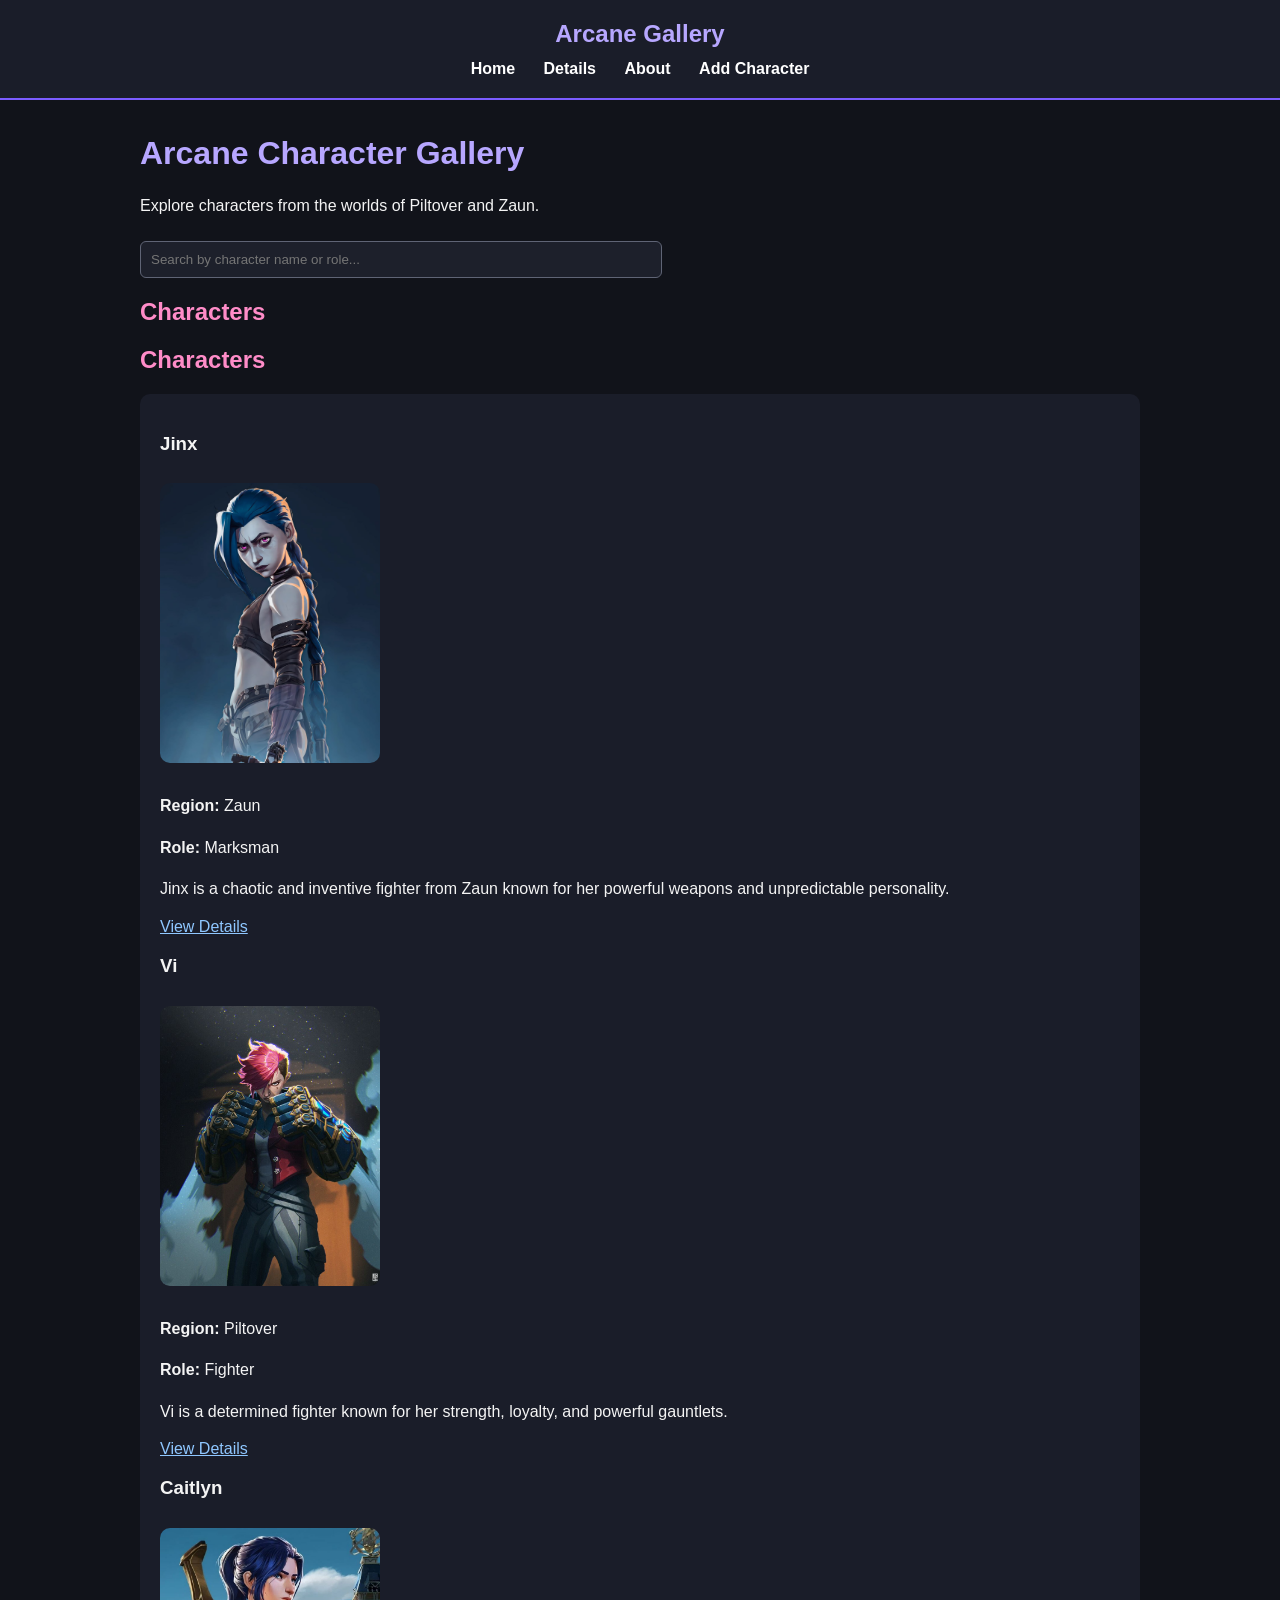
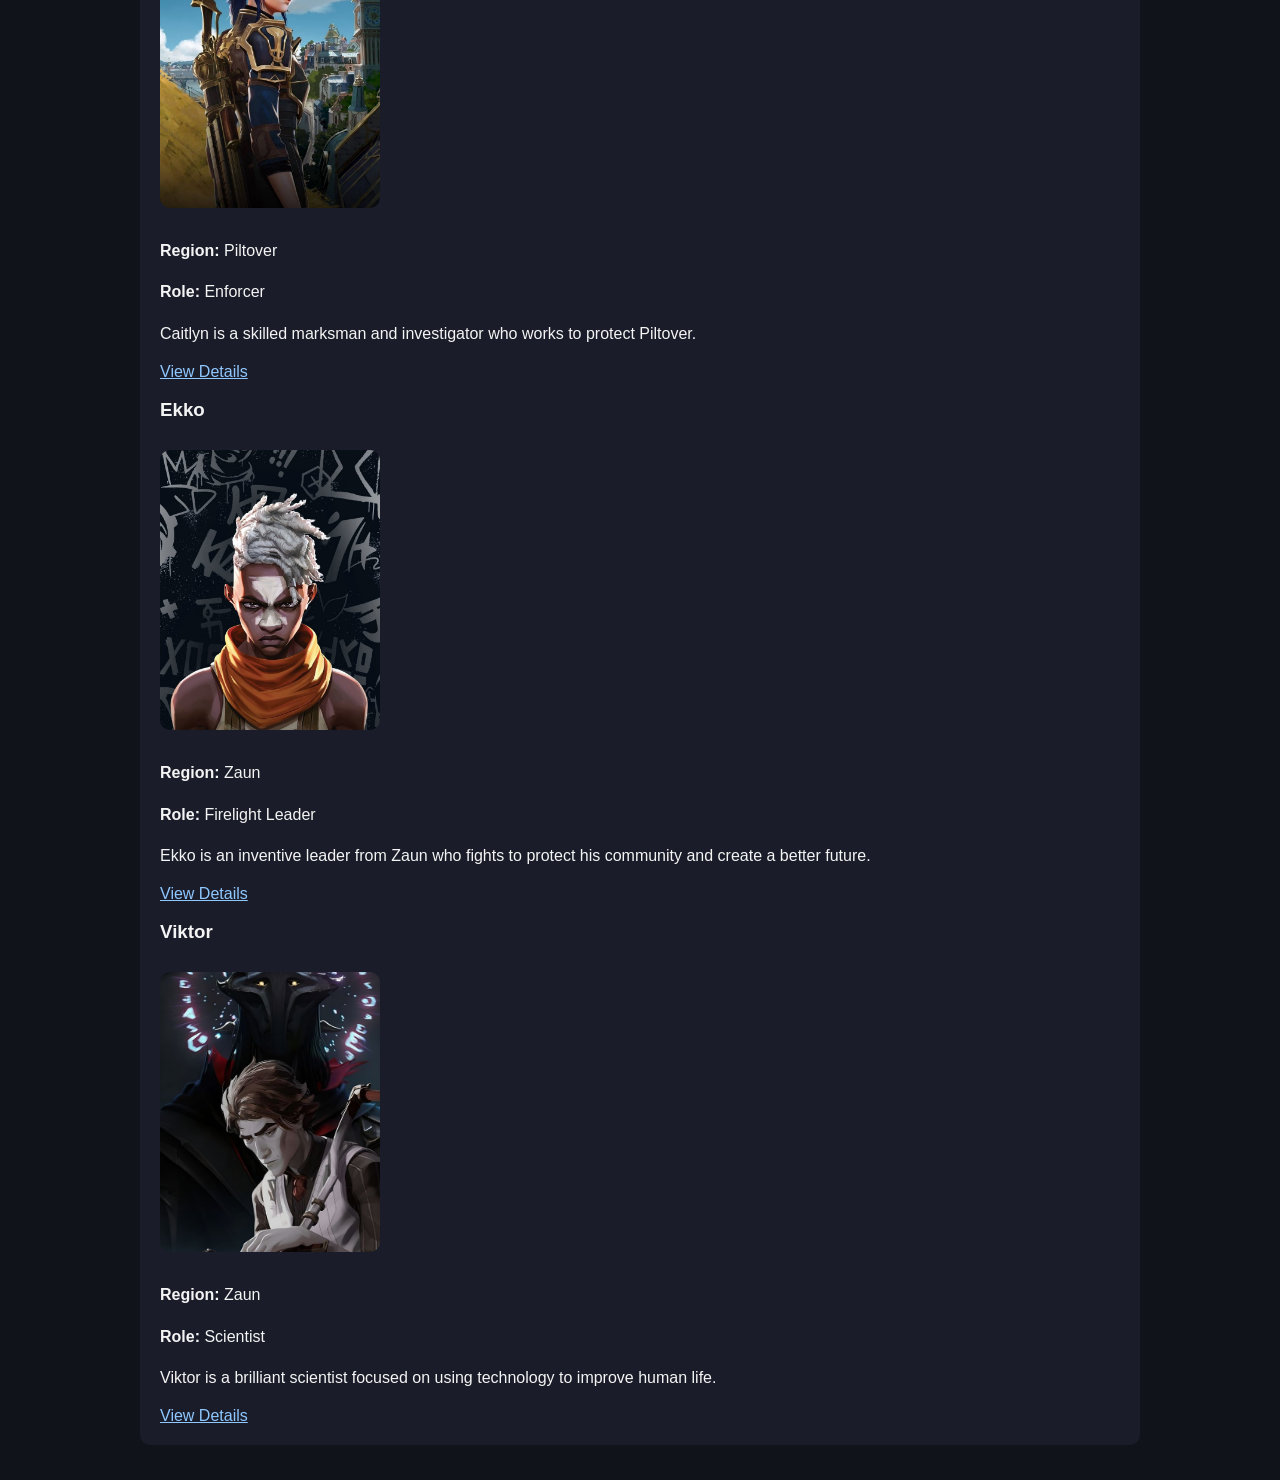
<file: index.html>
<!DOCTYPE html>
<html lang="en">

<head>
    <meta charset="UTF-8">
    <meta name="viewport" content="width=device-width, initial-scale=1.0">
    <title>Arcane Character Gallery</title>
    <link rel="stylesheet" href="styles.css">
</head>

<body>

    <header>
        <h2>Arcane Gallery</h2>

        <nav>
            <a href="index.html">Home</a>
            <a href="details.html">Details</a>
            <a href="about.html">About</a>
            <a href="add-character.html">Add Character</a>
        </nav>
    </header>

    <main>
        <h1>Arcane Character Gallery</h1>
        <p>Explore characters from the worlds of Piltover and Zaun.</p>

     <input type="text" id="searchInput" placeholder="Search by character name or role...">

        <h2>Characters</h2>
        <h2>Characters</h2>

<section>

    <article>
        <h3>Jinx</h3>
        <img src="images/jinx.jpg" alt="Jinx">
        <p><strong>Region:</strong> Zaun</p>
        <p><strong>Role:</strong> Marksman</p>
        <p>Jinx is a chaotic and inventive fighter from Zaun known for her powerful weapons and unpredictable personality.</p>
        <a href="details.html">View Details</a>
    </article>

    <article>
        <h3>Vi</h3>
        <img src="images/vi.jpg" alt="Vi">
        <p><strong>Region:</strong> Piltover</p>
        <p><strong>Role:</strong> Fighter</p>
        <p>Vi is a determined fighter known for her strength, loyalty, and powerful gauntlets.</p>
        <a href="details.html">View Details</a>
    </article>

    <article>
        <h3>Caitlyn</h3>
        <img src="images/caitlyn.jpg" alt="Caitlyn">
        <p><strong>Region:</strong> Piltover</p>
        <p><strong>Role:</strong> Enforcer</p>
        <p>Caitlyn is a skilled marksman and investigator who works to protect Piltover.</p>
        <a href="details.html">View Details</a>
    </article>

    <article>
        <h3>Ekko</h3>
        <img src="images/ekko.jpg" alt="Ekko">
        <p><strong>Region:</strong> Zaun</p>
        <p><strong>Role:</strong> Firelight Leader</p>
        <p>Ekko is an inventive leader from Zaun who fights to protect his community and create a better future.</p>
        <a href="details.html">View Details</a>
    </article>

    <article>
        <h3>Viktor</h3>
        <img src="images/viktor.jpg" alt="Viktor">
        <p><strong>Region:</strong> Zaun</p>
        <p><strong>Role:</strong> Scientist</p>
        <p>Viktor is a brilliant scientist focused on using technology to improve human life.</p>
        <a href="details.html">View Details</a>
    </article>

</section>

</main>
<script>
    const searchInput = document.getElementById("searchInput");
    const characters = document.querySelectorAll("article");

    searchInput.addEventListener("input", function () {
        const searchText = searchInput.value.toLowerCase();

        characters.forEach(function (character) {
            const characterText = character.textContent.toLowerCase();

            if (characterText.includes(searchText)) {
                character.style.display = "block";
            } else {
                character.style.display = "none";
            }
        });
    });
</script>
</body>
</html>
</file>
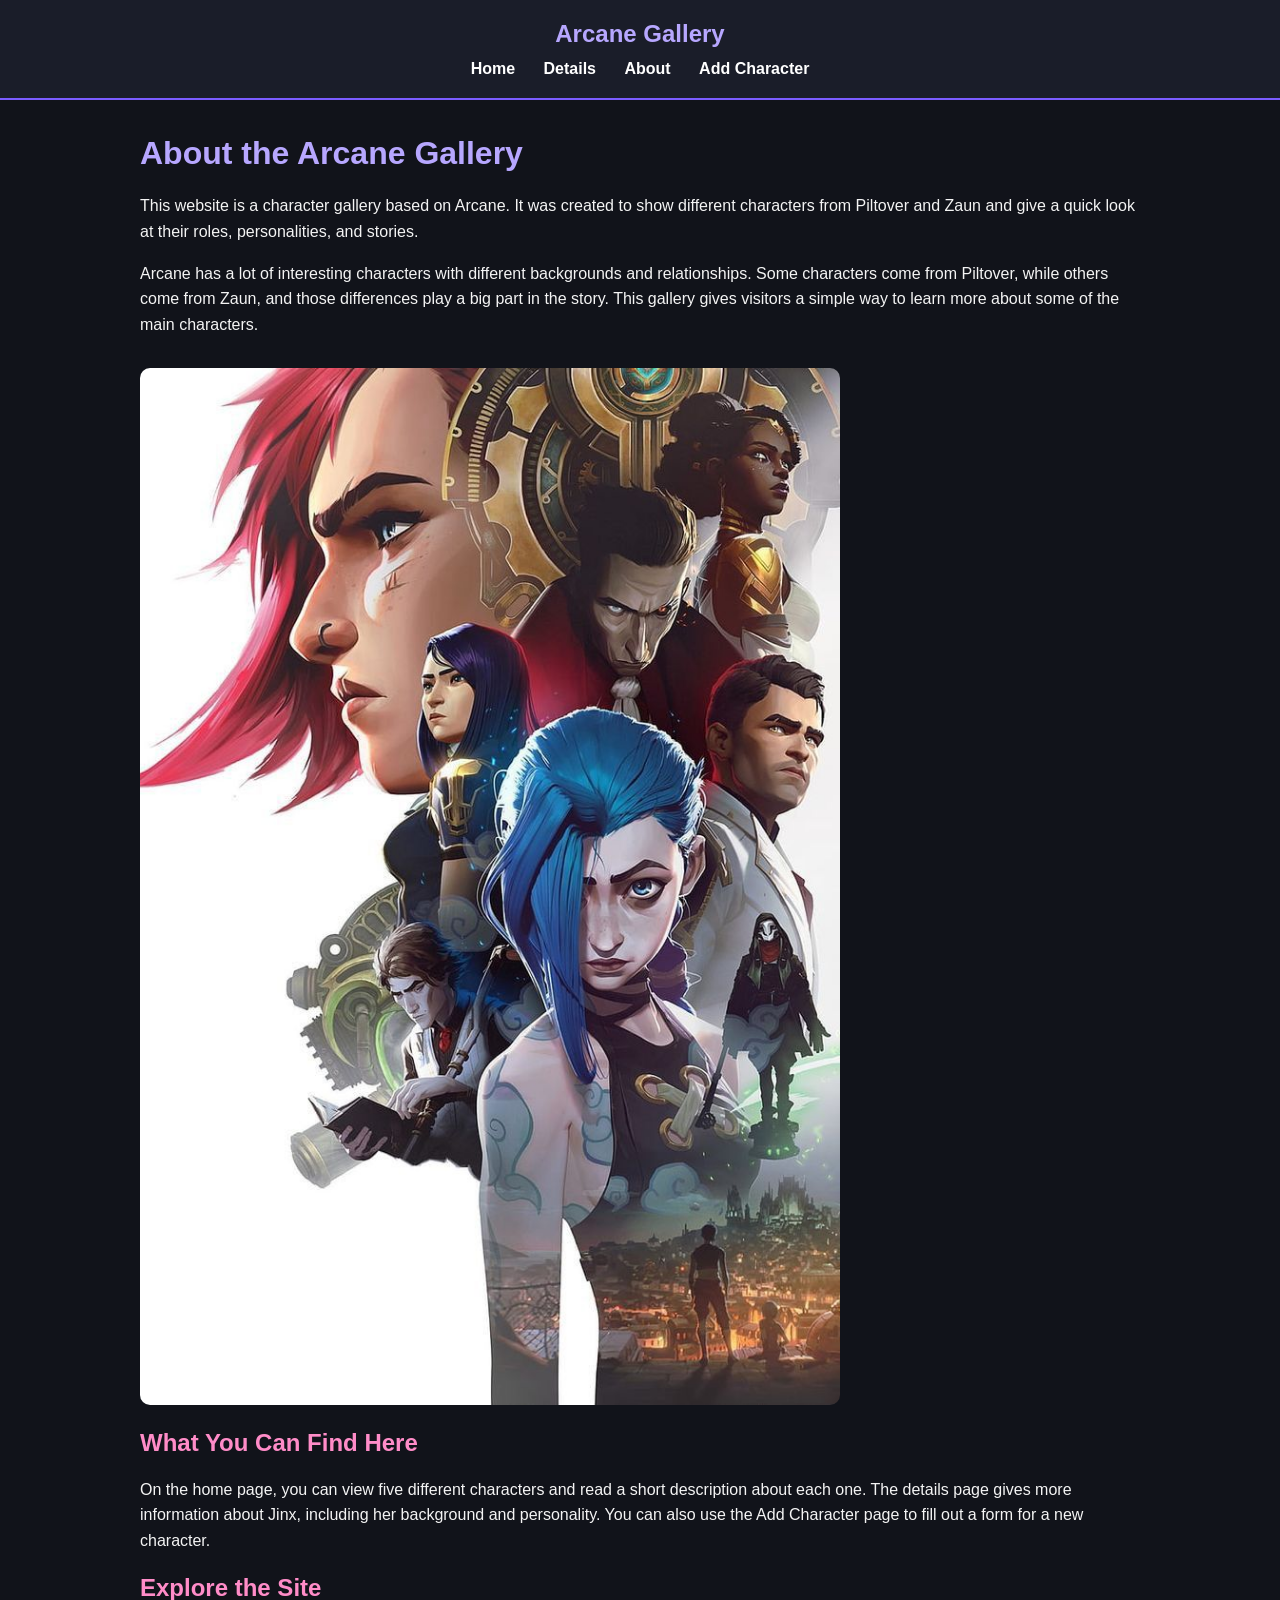
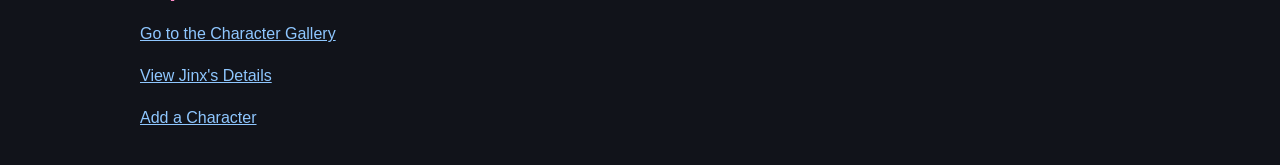
<file: about.html>
<!DOCTYPE html>
<html lang="en">

<head>
    <meta charset="UTF-8">
    <meta name="viewport" content="width=device-width, initial-scale=1.0">
    <title>About - Arcane Gallery</title>
    <link rel="stylesheet" href="styles.css">
</head>

<body>

    <header>
        <h2>Arcane Gallery</h2>

        <nav>
            <a href="index.html">Home</a>
            <a href="details.html">Details</a>
            <a href="about.html">About</a>
            <a href="add-character.html">Add Character</a>
        </nav>
    </header>

    <main>

        <h1>About the Arcane Gallery</h1>

        <p>
            This website is a character gallery based on Arcane. It was created
            to show different characters from Piltover and Zaun and give a quick
            look at their roles, personalities, and stories.
        </p>

        <p>
            Arcane has a lot of interesting characters with different backgrounds
            and relationships. Some characters come from Piltover, while others
            come from Zaun, and those differences play a big part in the story.
            This gallery gives visitors a simple way to learn more about some of
            the main characters.
        </p>

        <img src="images/arcane-group.jpg" alt="Arcane characters">

        <h2>What You Can Find Here</h2>

        <p>
            On the home page, you can view five different characters and read
            a short description about each one. The details page gives more
            information about Jinx, including her background and personality.
            You can also use the Add Character page to fill out a form for a
            new character.
        </p>

        <h2>Explore the Site</h2>

        <p><a href="index.html">Go to the Character Gallery</a></p>
        <p><a href="details.html">View Jinx's Details</a></p>
        <p><a href="add-character.html">Add a Character</a></p>

    </main>

</body>

</html>
</file>
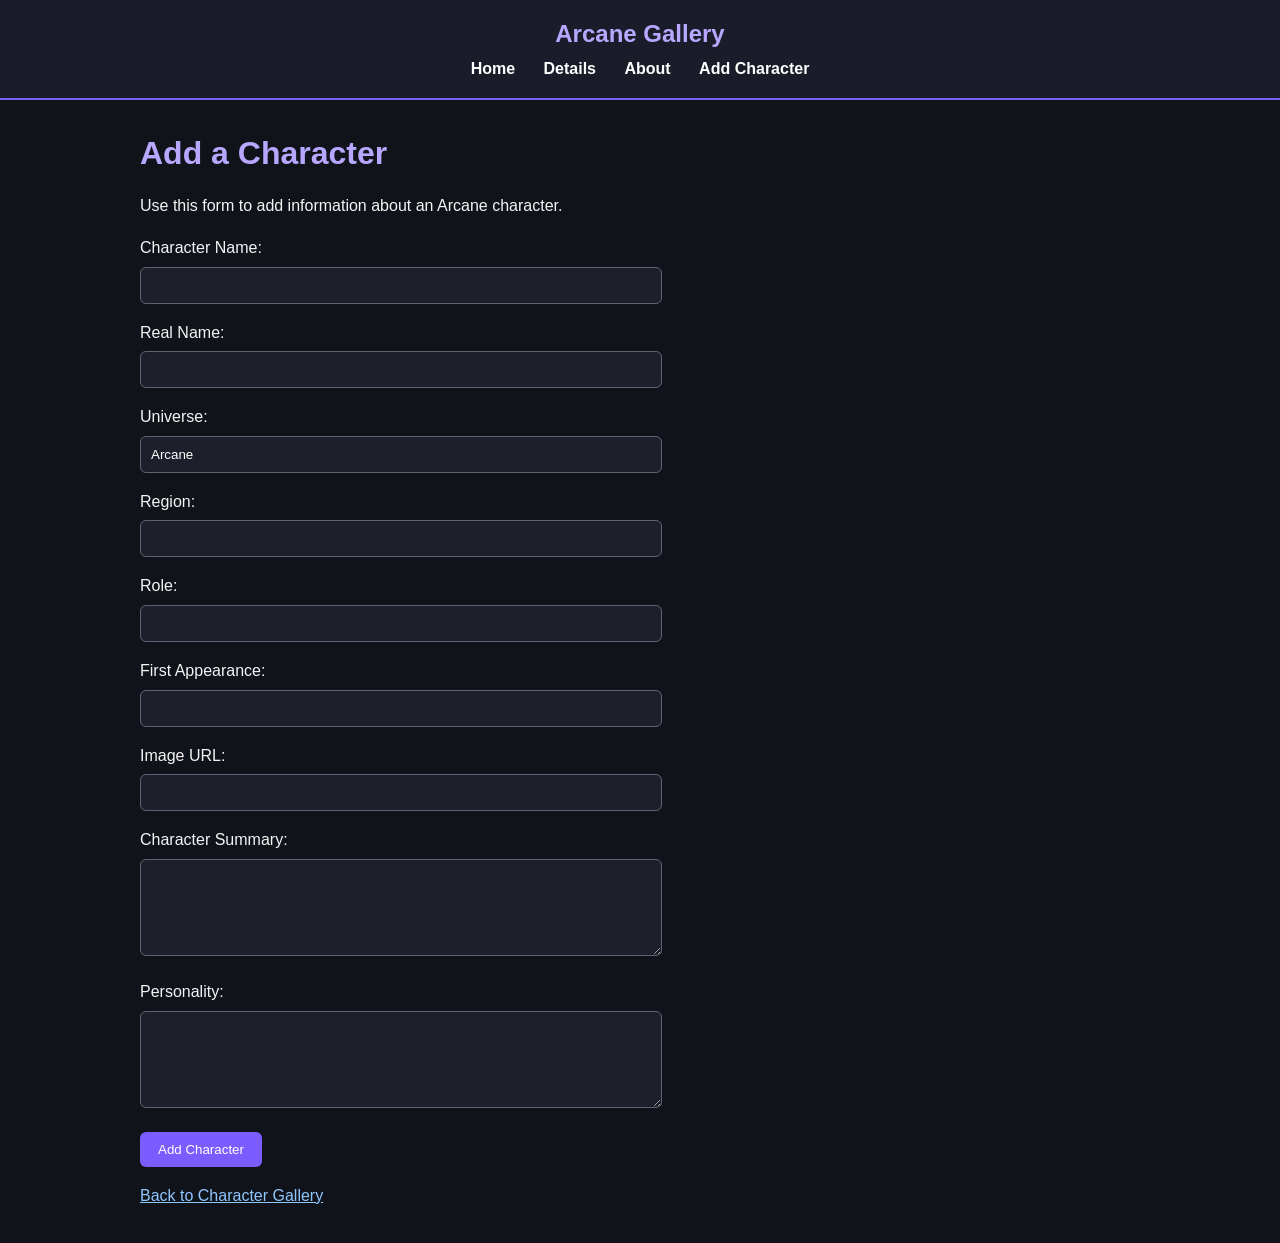
<file: add-character.html>
<!DOCTYPE html>
<html lang="en">

<head>
    <meta charset="UTF-8">
    <meta name="viewport" content="width=device-width, initial-scale=1.0">
    <title>Add Character - Arcane Gallery</title>
    <link rel="stylesheet" href="styles.css">
</head>

<body>

    <header>
        <h2>Arcane Gallery</h2>

        <nav>
            <a href="index.html">Home</a>
            <a href="details.html">Details</a>
            <a href="about.html">About</a>
            <a href="add-character.html">Add Character</a>
        </nav>
    </header>

    <main>

        <h1>Add a Character</h1>

        <p>
            Use this form to add information about an Arcane character.
        </p>

        <form action="#">

            <p>
                <label for="name">Character Name:</label><br>
                <input type="text" id="name" name="name" required>
            </p>

            <p>
                <label for="real-name">Real Name:</label><br>
                <input type="text" id="real-name" name="real-name">
            </p>

            <p>
                <label for="universe">Universe:</label><br>
                <input type="text" id="universe" name="universe" value="Arcane">
            </p>

            <p>
                <label for="region">Region:</label><br>
                <input type="text" id="region" name="region">
            </p>

            <p>
                <label for="role">Role:</label><br>
                <input type="text" id="role" name="role">
            </p>

            <p>
                <label for="appearance">First Appearance:</label><br>
                <input type="text" id="appearance" name="appearance">
            </p>

            <p>
                <label for="image">Image URL:</label><br>
                <input type="url" id="image" name="image">
            </p>

            <p>
                <label for="summary">Character Summary:</label><br>
                <textarea id="summary" name="summary" rows="5" cols="40"></textarea>
            </p>

            <p>
                <label for="personality">Personality:</label><br>
                <textarea id="personality" name="personality" rows="5" cols="40"></textarea>
            </p>

            <p>
                <button type="submit">Add Character</button>
            </p>

        </form>

        <p>
            <a href="index.html">Back to Character Gallery</a>
        </p>

    </main>

</body>

</html>
</file>
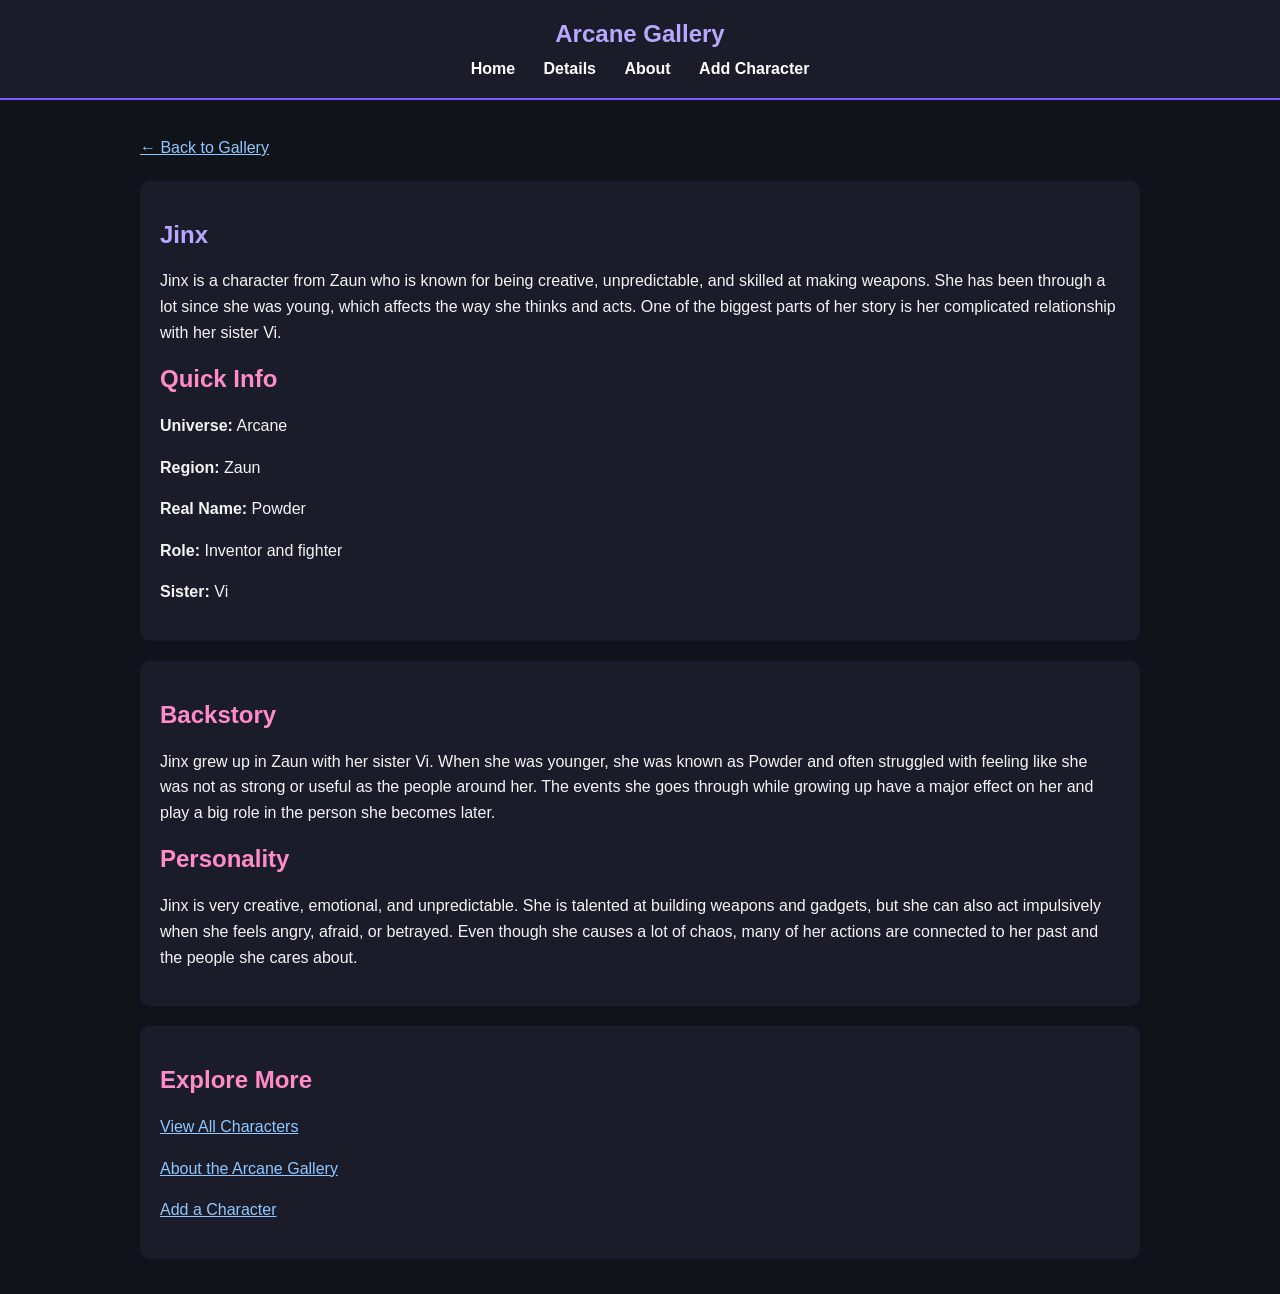
<file: details.html>
<!DOCTYPE html>
<html lang="en">

<head>
    <meta charset="UTF-8">
    <meta name="viewport" content="width=device-width, initial-scale=1.0">
    <title>Jinx Details - Arcane Gallery</title>
    <link rel="stylesheet" href="styles.css">
</head>

<body>

    <header>
        <h2>Arcane Gallery</h2>

        <nav>
            <a href="index.html">Home</a>
            <a href="details.html">Details</a>
            <a href="about.html">About</a>
            <a href="add-character.html">Add Character</a>
        </nav>
    </header>

    <main>

        <p>
            <a href="index.html">← Back to Gallery</a>
        </p>

        <section>
            <h1>Jinx</h1>

            <p>
                Jinx is a character from Zaun who is known for being creative,
                unpredictable, and skilled at making weapons. She has been through
                a lot since she was young, which affects the way she thinks and acts.
                One of the biggest parts of her story is her complicated relationship
                with her sister Vi.
            </p>

            <h2>Quick Info</h2>

            <p><strong>Universe:</strong> Arcane</p>
            <p><strong>Region:</strong> Zaun</p>
            <p><strong>Real Name:</strong> Powder</p>
            <p><strong>Role:</strong> Inventor and fighter</p>
            <p><strong>Sister:</strong> Vi</p>
        </section>

        <section>
            <h2>Backstory</h2>

            <p>
                Jinx grew up in Zaun with her sister Vi. When she was younger,
                she was known as Powder and often struggled with feeling like she
                was not as strong or useful as the people around her. The events
                she goes through while growing up have a major effect on her and
                play a big role in the person she becomes later.
            </p>

            <h2>Personality</h2>

            <p>
                Jinx is very creative, emotional, and unpredictable. She is talented
                at building weapons and gadgets, but she can also act impulsively
                when she feels angry, afraid, or betrayed. Even though she causes
                a lot of chaos, many of her actions are connected to her past and
                the people she cares about.
            </p>
        </section>

        <section>
            <h2>Explore More</h2>

            <p><a href="index.html">View All Characters</a></p>
            <p><a href="about.html">About the Arcane Gallery</a></p>
            <p><a href="add-character.html">Add a Character</a></p>
        </section>

    </main>

</body>

</html>
</file>
<file: styles.css>
body {
    margin: 0;
    font-family: Arial, sans-serif;
    background-color: #11131a;
    color: #f4f4f4;
}

header {
    background-color: #1a1d29;
    padding: 20px;
    text-align: center;
    border-bottom: 2px solid #7b5cff;
}

header h2 {
    margin: 0 0 12px;
    color: #b7a7ff;
}

nav a {
    color: white;
    text-decoration: none;
    margin: 0 12px;
    font-weight: bold;
}

nav a:hover {
    color: #ff6fb5;
}

main {
    width: 85%;
    max-width: 1000px;
    margin: 35px auto;
}

h1 {
    color: #b7a7ff;
}

h2 {
    color: #ff8cc8;
}

p {
    line-height: 1.6;
}

input,
textarea {
    width: 100%;
    max-width: 500px;
    padding: 10px;
    margin-top: 6px;
    background-color: #1d202b;
    color: white;
    border: 1px solid #5f6475;
    border-radius: 6px;
}

button {
    padding: 10px 18px;
    background-color: #7b5cff;
    color: white;
    border: none;
    border-radius: 6px;
    cursor: pointer;
}

button:hover {
    background-color: #ff6fb5;
}

a {
    color: #8fc7ff;
}

section {
    background-color: #1a1d29;
    padding: 20px;
    margin: 20px 0;
    border-radius: 10px;
}

article img {
    width: 220px;
    height: 280px;
    object-fit: cover;
    border-radius: 10px;
    margin: 10px 0;
}

main > img {
    max-width: 700px;
    width: 100%;
    border-radius: 10px;
    margin-top: 15px;
}
</file>
